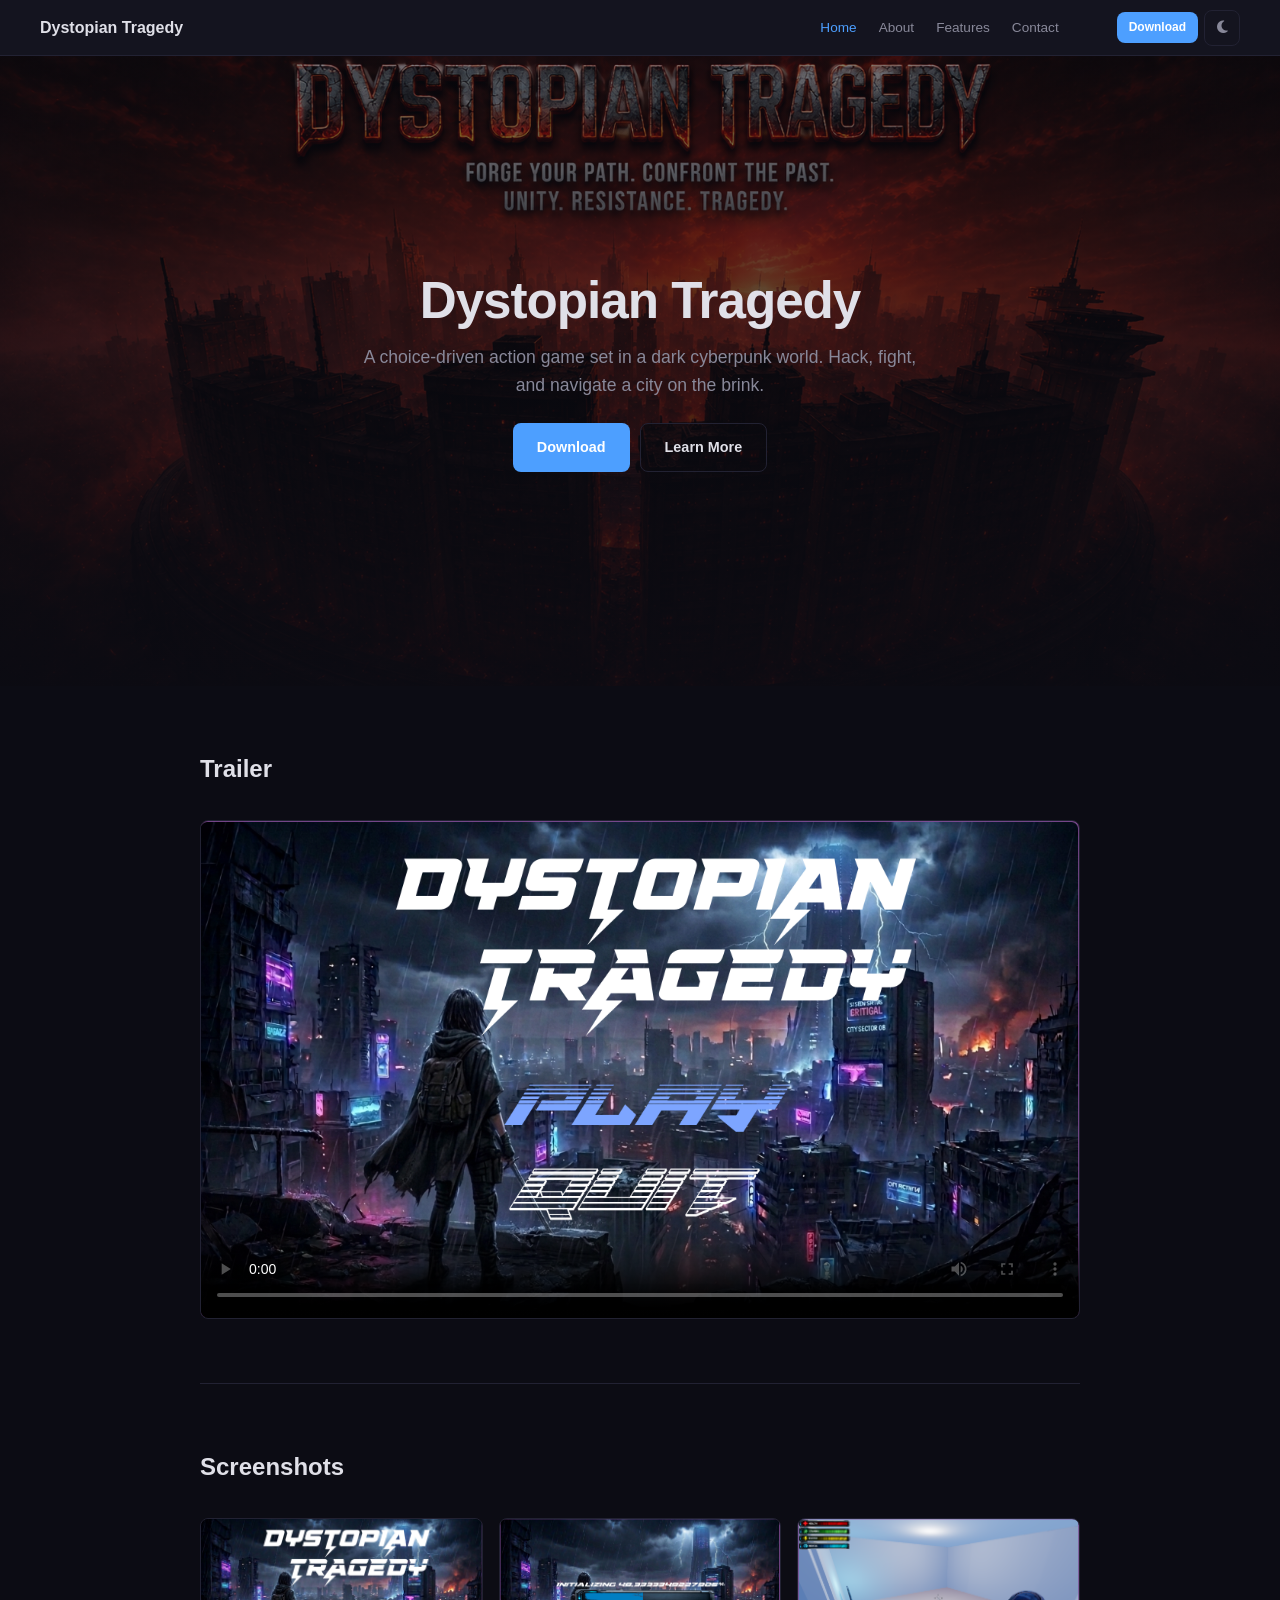
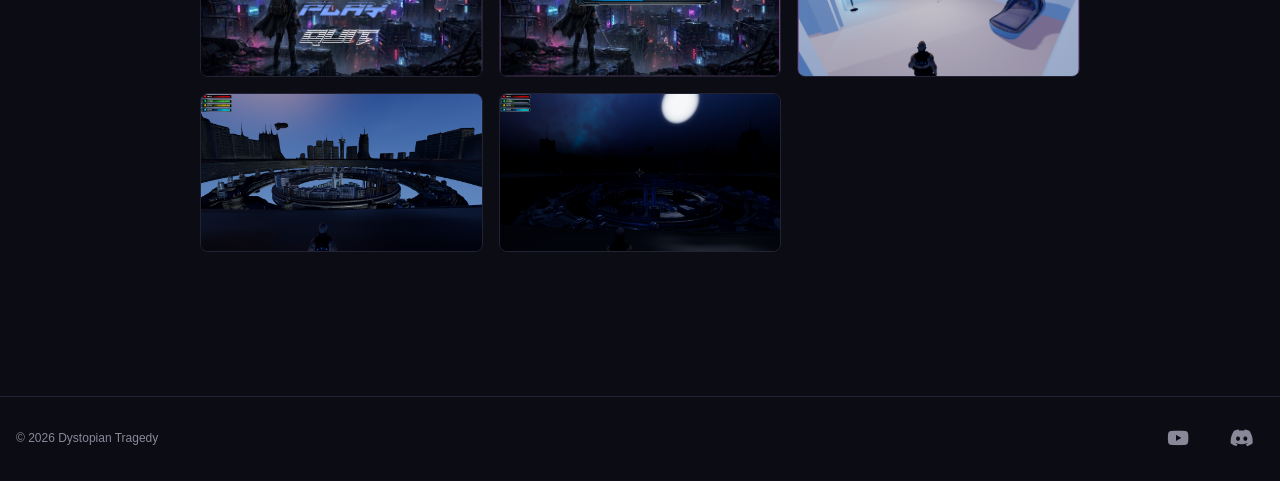
<file: index.html>
<!DOCTYPE html>
<html lang="en">
<head>
<meta charset="UTF-8">
<meta name="viewport" content="width=device-width, initial-scale=1.0">
<title>Dystopian Tragedy - Home</title>
<link rel="stylesheet" href="style.css">
<link rel="icon" type="image/png" href="logo 1.png">
<link rel="stylesheet" href="https://cdnjs.cloudflare.com/ajax/libs/font-awesome/6.5.1/css/all.min.css">
<script src="main.js" defer></script>
</head>
<body>

<header>
    <a href="index.html" class="logo">Dystopian Tragedy</a>
    <nav>
        <a href="index.html" class="active-nav">Home</a>
        <a href="about.html">About</a>
        <a href="features.html">Features</a>
        <a href="contact.html">Contact</a>
    </nav>
    <div class="header-actions">
        <a href="downloads.html" class="nav-cta">Download</a>
        <button id="themeToggle" class="theme-toggle" aria-label="Toggle theme"><i class="fa-solid fa-moon"></i></button>
    </div>
</header>

<div class="hero">
    <div class="hero-content">
        <h1>Dystopian Tragedy</h1>
        <p>A choice-driven action game set in a dark cyberpunk world. Hack, fight, and navigate a city on the brink.</p>
        <div class="hero-actions">
            <a href="downloads.html" class="btn btn-primary">Download</a>
            <a href="features.html" class="btn btn-outline">Learn More</a>
        </div>
    </div>
</div>

<main>
<section>
    <h2>Trailer</h2>
    <div class="video-container">
        <video controls preload="metadata" poster="Gallery/screenshot1.png">
            <source src="trailer.mp4" type="video/mp4">
            Your browser does not support the HTML5 video tag.
        </video>
    </div>
</section>

<section>
    <h2>Screenshots</h2>
    <div class="screenshots">
        <img src="Gallery/screenshot1.png" alt="Screenshot 1">
        <img src="Gallery/screenshot2.png" alt="Screenshot 2">
        <img src="Gallery/screenshot3.png" alt="Screenshot 3">
        <img src="Gallery/screenshot4.png" alt="Screenshot 4">
        <img src="Gallery/screenshot5.png" alt="Screenshot 5">
    </div>
</section>
</main>

<footer>
    <div class="footer-inner">
        <p>&copy; 2026 Dystopian Tragedy</p>
        <div class="socials">
            <a href="https://www.youtube.com/@DystopianTragedy" target="_blank" rel="noreferrer noopener" aria-label="YouTube"><i class="fa-brands fa-youtube"></i></a>
            <a href="https://discord.gg/QwyYQe82" target="_blank" rel="noreferrer noopener" aria-label="Discord"><i class="fa-brands fa-discord"></i></a>
        </div>
    </div>
</footer>

<div id="imageModal" class="modal">
    <span class="close">&times;</span>
    <button class="nav-btn prev-btn" id="prevBtn"><i class="fa-solid fa-chevron-left"></i></button>
    <button class="nav-btn next-btn" id="nextBtn"><i class="fa-solid fa-chevron-right"></i></button>
    <img class="modal-content" id="modalImage" alt="Screenshot preview">
    <div class="image-counter" id="imageCounter"></div>
</div>

</body>
</html>
</file>
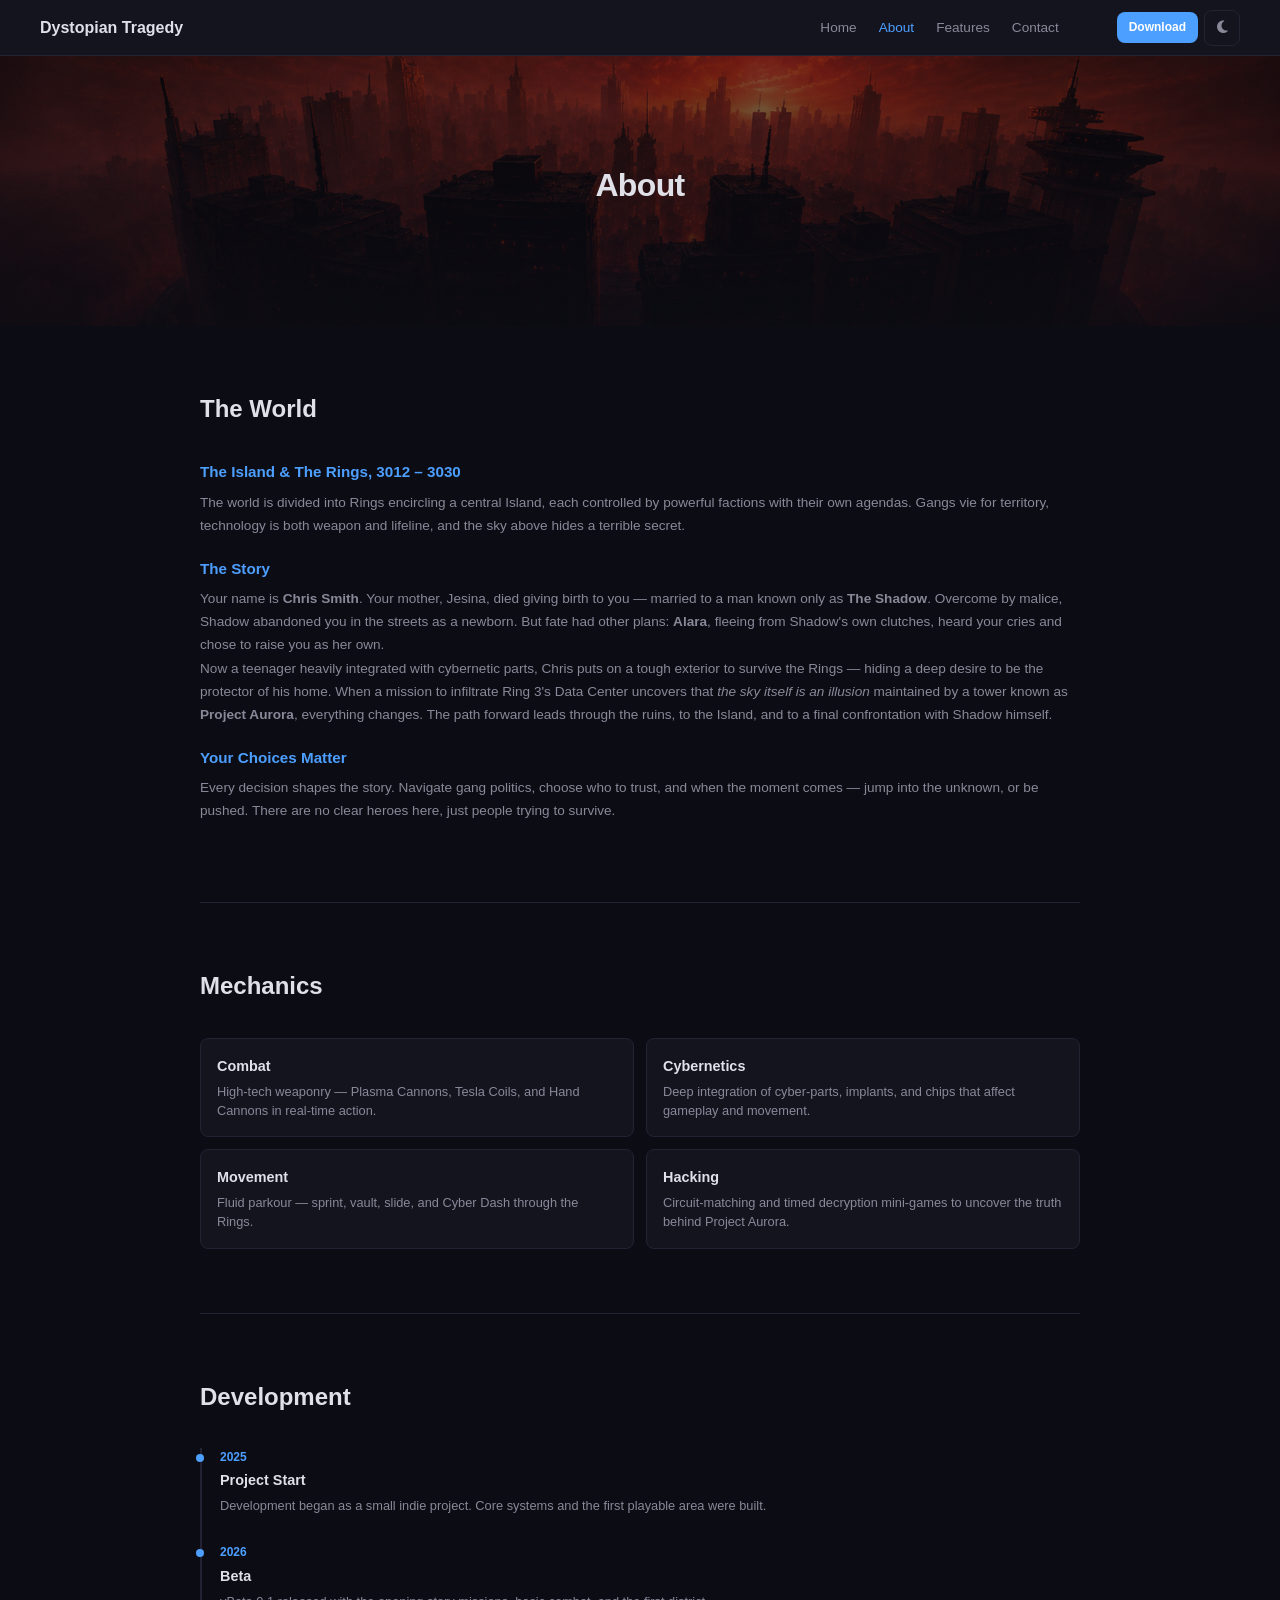
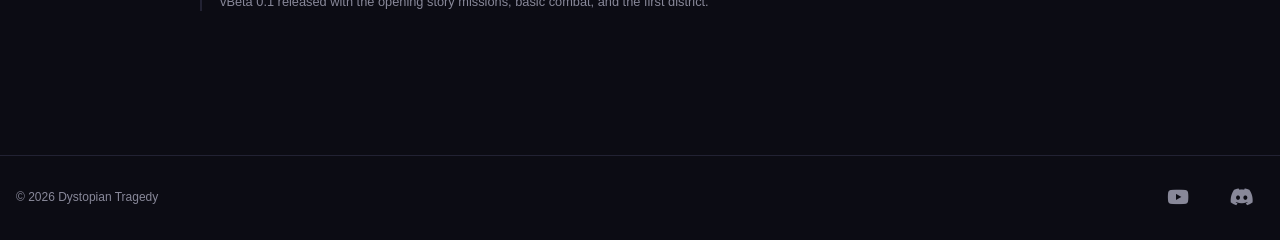
<file: about.html>
<!DOCTYPE html>
<html lang="en">
<head>
<meta charset="UTF-8">
<meta name="viewport" content="width=device-width, initial-scale=1.0">
<title>About - Dystopian Tragedy</title>
<link rel="stylesheet" href="style.css">
<link rel="icon" type="image/png" href="logo 1.png">
<link rel="stylesheet" href="https://cdnjs.cloudflare.com/ajax/libs/font-awesome/6.5.1/css/all.min.css">
<script src="main.js" defer></script>
</head>
<body>

<header>
    <a href="index.html" class="logo">Dystopian Tragedy</a>
    <nav>
        <a href="index.html">Home</a>
        <a href="about.html" class="active-nav">About</a>
        <a href="features.html">Features</a>
        <a href="contact.html">Contact</a>
    </nav>
    <div class="header-actions">
        <a href="downloads.html" class="nav-cta">Download</a>
        <button id="themeToggle" class="theme-toggle" aria-label="Toggle theme"><i class="fa-solid fa-moon"></i></button>
    </div>
</header>

<div class="hero hero-sm">
    <div class="hero-content">
        <h1>About</h1>
    </div>
</div>

<main>
<section>
    <h2>The World</h2>
    <div class="story-section">
        <h4>The Island &amp; The Rings, 3012 – 3030</h4>
        <p>The world is divided into Rings encircling a central Island, each controlled by powerful factions with their own agendas. Gangs vie for territory, technology is both weapon and lifeline, and the sky above hides a terrible secret.</p>

        <h4>The Story</h4>
        <p>Your name is <strong>Chris Smith</strong>. Your mother, Jesina, died giving birth to you — married to a man known only as <strong>The Shadow</strong>. Overcome by malice, Shadow abandoned you in the streets as a newborn. But fate had other plans: <strong>Alara</strong>, fleeing from Shadow's own clutches, heard your cries and chose to raise you as her own.</p>
        <p>Now a teenager heavily integrated with cybernetic parts, Chris puts on a tough exterior to survive the Rings — hiding a deep desire to be the protector of his home. When a mission to infiltrate Ring 3's Data Center uncovers that <em>the sky itself is an illusion</em> maintained by a tower known as <strong>Project Aurora</strong>, everything changes. The path forward leads through the ruins, to the Island, and to a final confrontation with Shadow himself.</p>

        <h4>Your Choices Matter</h4>
        <p>Every decision shapes the story. Navigate gang politics, choose who to trust, and when the moment comes — jump into the unknown, or be pushed. There are no clear heroes here, just people trying to survive.</p>
    </div>
</section>

<section>
    <h2>Mechanics</h2>
    <div class="mechanic-grid">
        <div class="mechanic-item">
            <h4>Combat</h4>
            <p>High-tech weaponry — Plasma Cannons, Tesla Coils, and Hand Cannons in real-time action.</p>
        </div>
        <div class="mechanic-item">
            <h4>Cybernetics</h4>
            <p>Deep integration of cyber-parts, implants, and chips that affect gameplay and movement.</p>
        </div>
        <div class="mechanic-item">
            <h4>Movement</h4>
            <p>Fluid parkour — sprint, vault, slide, and Cyber Dash through the Rings.</p>
        </div>
        <div class="mechanic-item">
            <h4>Hacking</h4>
            <p>Circuit-matching and timed decryption mini-games to uncover the truth behind Project Aurora.</p>
        </div>
    </div>
</section>

<section>
    <h2>Development</h2>
    <div class="timeline">
        <div class="timeline-item">
            <div class="timeline-date">2025</div>
            <div class="timeline-content">
                <h4>Project Start</h4>
                <p>Development began as a small indie project. Core systems and the first playable area were built.</p>
            </div>
        </div>
        <div class="timeline-item">
            <div class="timeline-date">2026</div>
            <div class="timeline-content">
                <h4>Beta</h4>
                <p>vBeta 0.1 released with the opening story missions, basic combat, and the first district.</p>
            </div>
        </div>
    </div>
</section>
</main>

<footer>
    <div class="footer-inner">
        <p>&copy; 2026 Dystopian Tragedy</p>
        <div class="socials">
            <a href="https://www.youtube.com/@DystopianTragedy" target="_blank" rel="noreferrer noopener" aria-label="YouTube"><i class="fa-brands fa-youtube"></i></a>
            <a href="https://discord.gg/QwyYQe82" target="_blank" rel="noreferrer noopener" aria-label="Discord"><i class="fa-brands fa-discord"></i></a>
        </div>
    </div>
</footer>

</body>
</html>
</file>
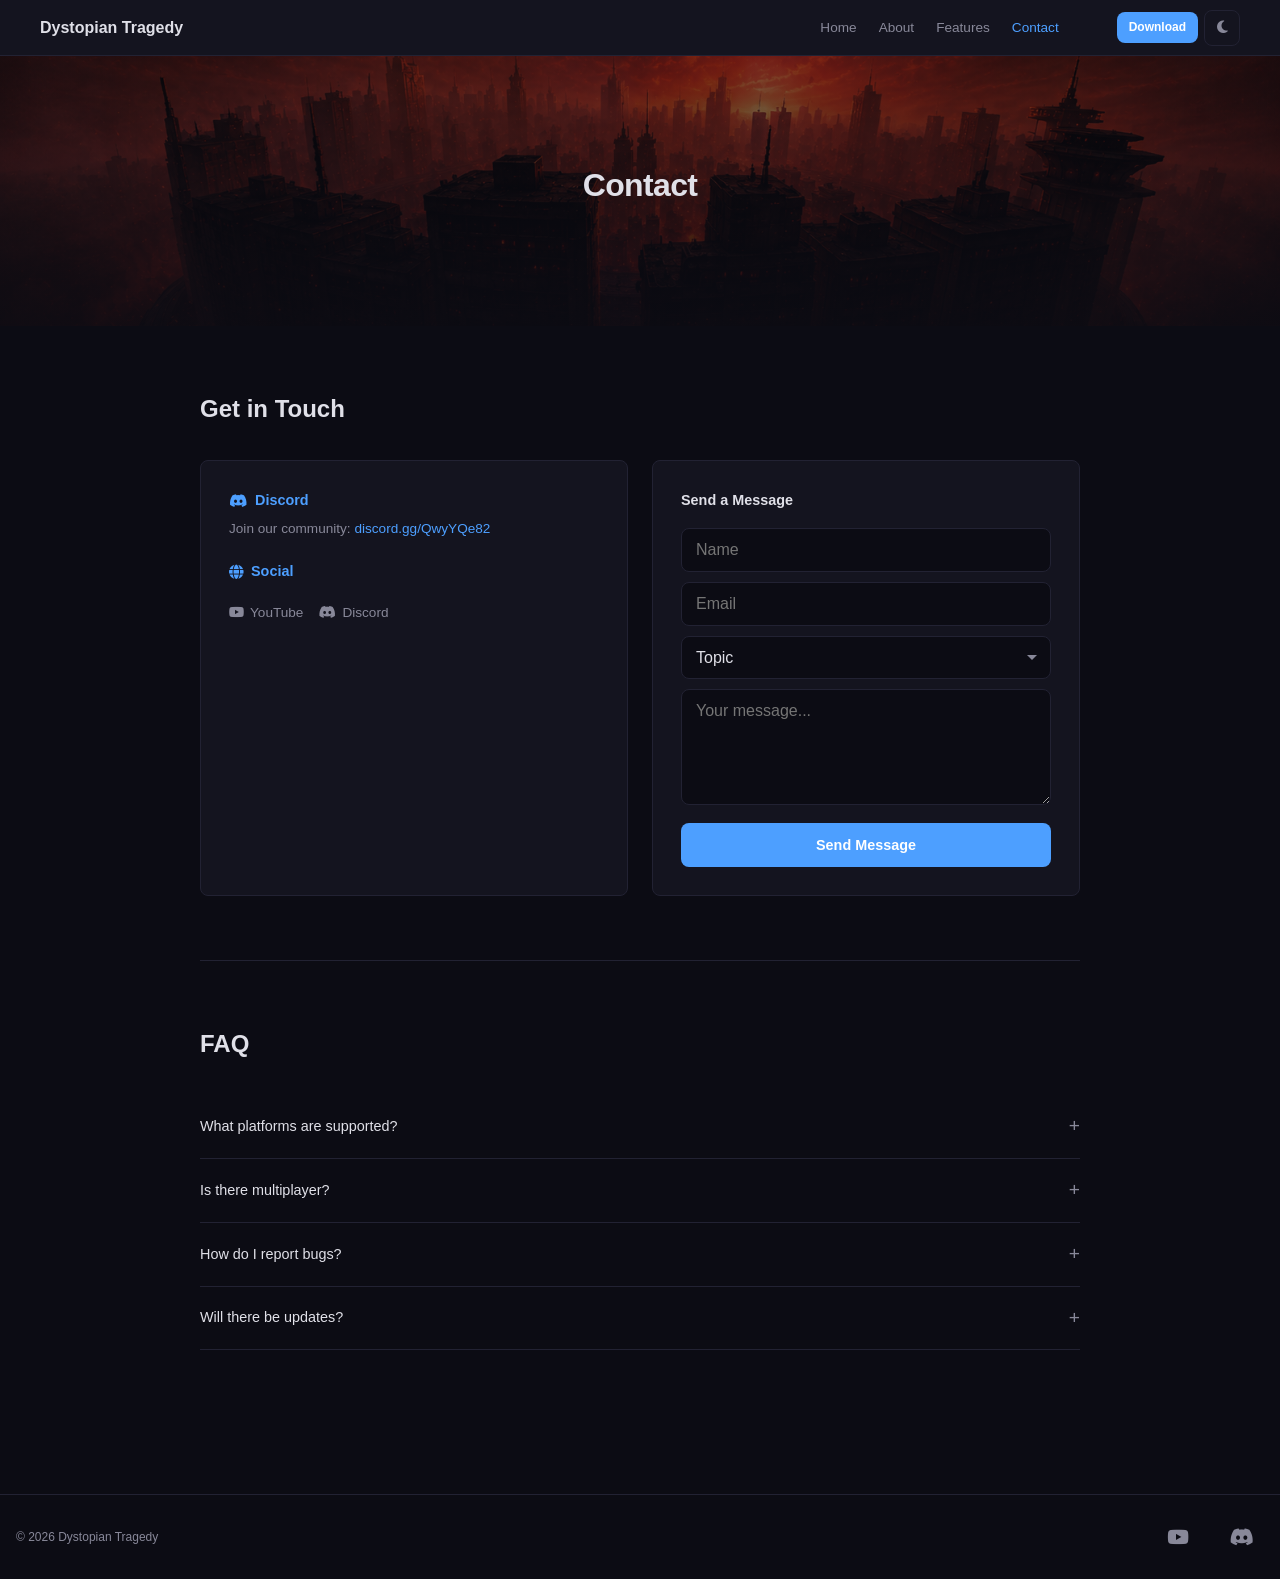
<file: contact.html>
<!DOCTYPE html>
<html lang="en">
<head>
<meta charset="UTF-8">
<meta name="viewport" content="width=device-width, initial-scale=1.0">
<title>Contact - Dystopian Tragedy</title>
<link rel="stylesheet" href="style.css">
<link rel="icon" type="image/png" href="logo 1.png">
<link rel="stylesheet" href="https://cdnjs.cloudflare.com/ajax/libs/font-awesome/6.5.1/css/all.min.css">
<script src="main.js" defer></script>
</head>
<body>

<header>
    <a href="index.html" class="logo">Dystopian Tragedy</a>
    <nav>
        <a href="index.html">Home</a>
        <a href="about.html">About</a>
        <a href="features.html">Features</a>
        <a href="contact.html" class="active-nav">Contact</a>
    </nav>
    <div class="header-actions">
        <a href="downloads.html" class="nav-cta">Download</a>
        <button id="themeToggle" class="theme-toggle" aria-label="Toggle theme"><i class="fa-solid fa-moon"></i></button>
    </div>
</header>

<div class="hero hero-sm">
    <div class="hero-content">
        <h1>Contact</h1>
    </div>
</div>

<main>
<section>
    <h2>Get in Touch</h2>
    <div class="contact-container">
        <div class="contact-info">
            <div class="contact-item">
                <h4><i class="fa-brands fa-discord"></i> Discord</h4>
                <p>Join our community: <a href="https://discord.gg/QwyYQe82" target="_blank" rel="noreferrer noopener">discord.gg/QwyYQe82</a></p>
            </div>
            <div class="contact-item">
                <h4><i class="fa-solid fa-globe"></i> Social</h4>
                <div class="social-links">
                    <a href="https://www.youtube.com/@DystopianTragedy" target="_blank" rel="noreferrer noopener"><i class="fa-brands fa-youtube"></i> YouTube</a>
                    <a href="https://discord.gg/QwyYQe82" target="_blank" rel="noreferrer noopener"><i class="fa-brands fa-discord"></i> Discord</a>
                </div>
            </div>
        </div>

        <div class="contact-form-wrapper">
            <h4>Send a Message</h4>
            <form id="contactForm">
                <div class="form-group">
                    <input type="text" name="from_name" id="from_name" placeholder="Name" required>
                </div>
                <div class="form-group">
                    <input type="email" name="from_email" id="from_email" placeholder="Email" required>
                </div>
                <div class="form-group">
                    <select name="subject" id="subject">
                        <option value="General Inquiry">Topic</option>
                        <option value="Bug Report">Bug Report</option>
                        <option value="Feature Request">Feature Request</option>
                        <option value="Technical Support">Technical Support</option>
                        <option value="Feedback">Feedback</option>
                    </select>
                </div>
                <div class="form-group">
                    <textarea name="message" id="message" rows="5" placeholder="Your message..." required maxlength="500"></textarea>
                </div>
                <button type="submit" class="btn btn-primary btn-block">Send Message</button>
                <div id="formStatus" class="form-status" style="display:none;"></div>
            </form>
        </div>
    </div>
</section>

<section>
    <h2>FAQ</h2>
    <div class="faq-section">
        <div class="faq-item">
            <h4 class="faq-question">What platforms are supported?</h4>
            <div class="faq-answer"><p>Currently Windows and Linux. Mac and console are planned.</p></div>
        </div>
        <div class="faq-item">
            <h4 class="faq-question">Is there multiplayer?</h4>
            <div class="faq-answer"><p>vBeta 0.1 includes co-op for up to 4 players.</p></div>
        </div>
        <div class="faq-item">
            <h4 class="faq-question">How do I report bugs?</h4>
            <div class="faq-answer"><p>Use the contact form or join our Discord. Include your system specs and steps to reproduce.</p></div>
        </div>
        <div class="faq-item">
            <h4 class="faq-question">Will there be updates?</h4>
            <div class="faq-answer"><p>Yes. Follow us on YouTube or Discord for updates.</p></div>
        </div>
    </div>
</section>
</main>

<footer>
    <div class="footer-inner">
        <p>&copy; 2026 Dystopian Tragedy</p>
        <div class="socials">
            <a href="https://www.youtube.com/@DystopianTragedy" target="_blank" rel="noreferrer noopener" aria-label="YouTube"><i class="fa-brands fa-youtube"></i></a>
            <a href="https://discord.gg/QwyYQe82" target="_blank" rel="noreferrer noopener" aria-label="Discord"><i class="fa-brands fa-discord"></i></a>
        </div>
    </div>
</footer>

<script>
document.addEventListener('DOMContentLoaded', function() {
    var contactForm = document.getElementById('contactForm');
    var formStatus = document.getElementById('formStatus');

    function showStatus(msg, type) {
        formStatus.textContent = msg;
        formStatus.className = 'form-status ' + type;
        formStatus.style.display = 'block';
    }

    if (contactForm) {
        contactForm.addEventListener('submit', function(e) {
            e.preventDefault();
            var name = document.getElementById('from_name').value.trim();
            var email = document.getElementById('from_email').value.trim();
            var subject = document.getElementById('subject').value || 'General Inquiry';
            var message = document.getElementById('message').value.trim();

            if (!name || !email || !message) {
                showStatus('Please fill in all fields.', 'error');
                return;
            }
            if (!/^[^\s@]+@[^\s@]+\.[^\s@]+$/.test(email)) {
                showStatus('Enter a valid email.', 'error');
                return;
            }

            window.location.href = 'mailto:support@dystopiantragedy.com'
                + '?subject=' + encodeURIComponent('[DT] ' + subject + ' - ' + name)
                + '&body=' + encodeURIComponent('Name: ' + name + '\nEmail: ' + email + '\nSubject: ' + subject + '\n\n' + message);

            showStatus('Opening email client...', 'success');
            setTimeout(function() { formStatus.style.display = 'none'; }, 5000);
        });
    }

    document.querySelectorAll('.faq-item').forEach(function(item) {
        item.querySelector('.faq-question').addEventListener('click', function() {
            document.querySelectorAll('.faq-item').forEach(function(other) {
                if (other !== item) other.classList.remove('active');
            });
            item.classList.toggle('active');
        });
    });
});
</script>

</body>
</html>
</file>
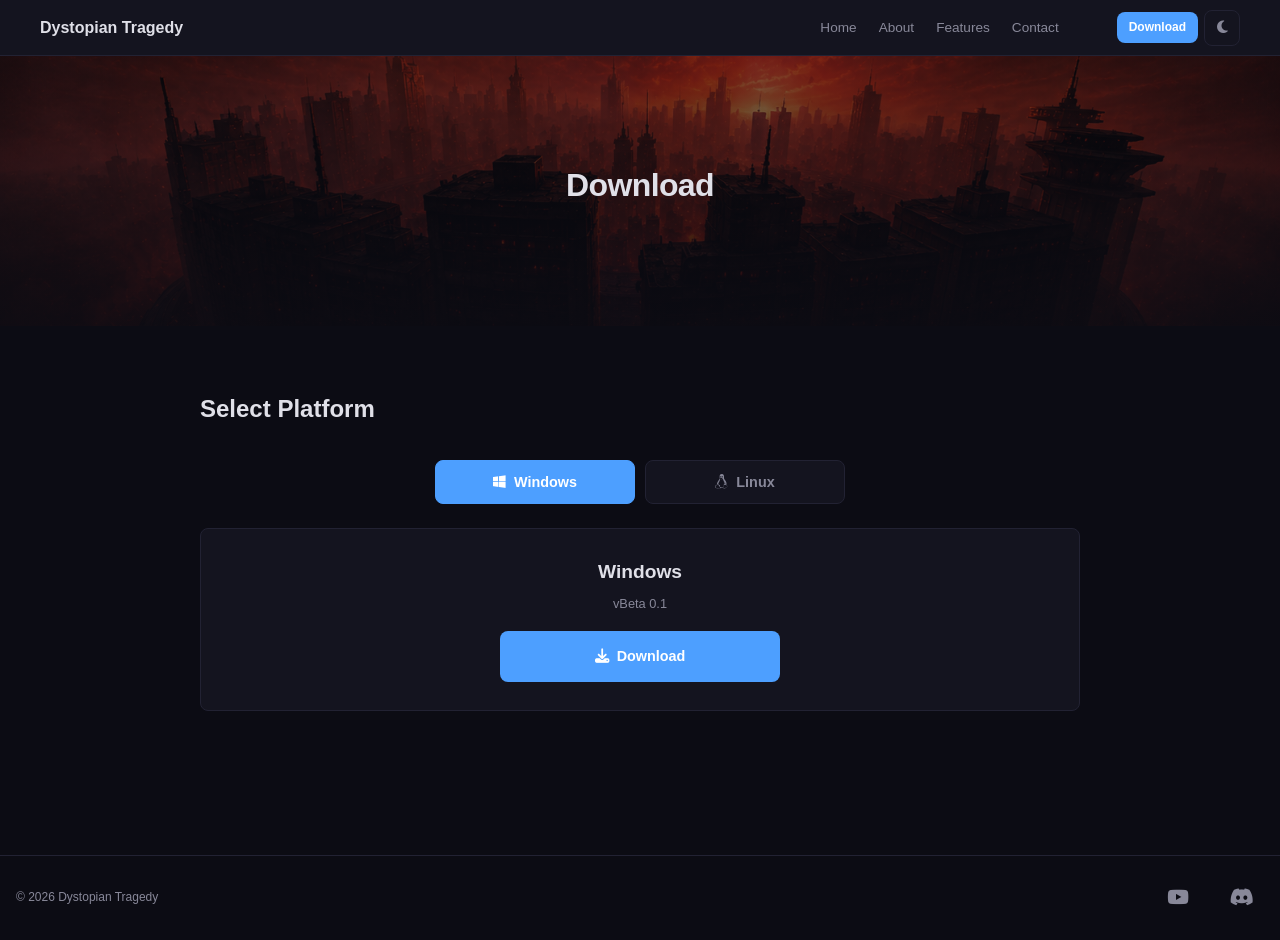
<file: downloads.html>
<!DOCTYPE html>
<html lang="en">
<head>
<meta charset="UTF-8">
<meta name="viewport" content="width=device-width, initial-scale=1.0">
<title>Downloads - Dystopian Tragedy</title>
<link rel="stylesheet" href="style.css">
<link rel="icon" type="image/png" href="logo 1.png">
<link rel="stylesheet" href="https://cdnjs.cloudflare.com/ajax/libs/font-awesome/6.5.1/css/all.min.css">
<script src="main.js" defer></script>
</head>
<body>

<header>
    <a href="index.html" class="logo">Dystopian Tragedy</a>
    <nav>
        <a href="index.html">Home</a>
        <a href="about.html">About</a>
        <a href="features.html">Features</a>
        <a href="contact.html">Contact</a>
    </nav>
    <div class="header-actions">
        <a href="downloads.html" class="nav-cta">Download</a>
        <button id="themeToggle" class="theme-toggle" aria-label="Toggle theme"><i class="fa-solid fa-moon"></i></button>
    </div>
</header>

<div class="hero hero-sm">
    <div class="hero-content">
        <h1>Download</h1>
    </div>
</div>

<main>
<section>
    <h2>Select Platform</h2>
    <div class="platform-selector">
        <button id="windows-btn" class="platform-btn active" onclick="selectPlatform('windows')"><i class="fa-brands fa-windows"></i> Windows</button>
        <button id="linux-btn" class="platform-btn" onclick="selectPlatform('linux')"><i class="fa-brands fa-linux"></i> Linux</button>
    </div>

    <div class="download-content">
        <div id="windows-download" class="platform-download active">
            <h4>Windows</h4>
            <p class="version-info">vBeta 0.1</p>
            <a class="download-btn" href="https://www.mediafire.com/file/k9d2wym1n3ft4fa/windows.zip/file" target="_blank" rel="noreferrer noopener">
                <i class="fa-solid fa-download"></i> Download
            </a>
        </div>
        <div id="linux-download" class="platform-download">
            <h4>Linux</h4>
            <p class="version-info">vBeta 0.1</p>
            <a class="download-btn" href="https://www.mediafire.com/file/940tvfnw1hmarn3/Linux.zip/file" target="_blank" rel="noreferrer noopener">
                <i class="fa-solid fa-download"></i> Download
            </a>
        </div>
    </div>
</section>
</main>

<footer>
    <div class="footer-inner">
        <p>&copy; 2026 Dystopian Tragedy</p>
        <div class="socials">
            <a href="https://www.youtube.com/@DystopianTragedy" target="_blank" rel="noreferrer noopener" aria-label="YouTube"><i class="fa-brands fa-youtube"></i></a>
            <a href="https://discord.gg/QwyYQe82" target="_blank" rel="noreferrer noopener" aria-label="Discord"><i class="fa-brands fa-discord"></i></a>
        </div>
    </div>
</footer>

<script>
function selectPlatform(platform) {
    var btns = document.querySelectorAll('.platform-btn');
    var downloads = document.querySelectorAll('.platform-download');
    btns.forEach(function(b) { b.classList.remove('active'); });
    downloads.forEach(function(d) { d.classList.remove('active'); });
    document.getElementById(platform + '-btn').classList.add('active');
    document.getElementById(platform + '-download').classList.add('active');
}
</script>

</body>
</html>
</file>
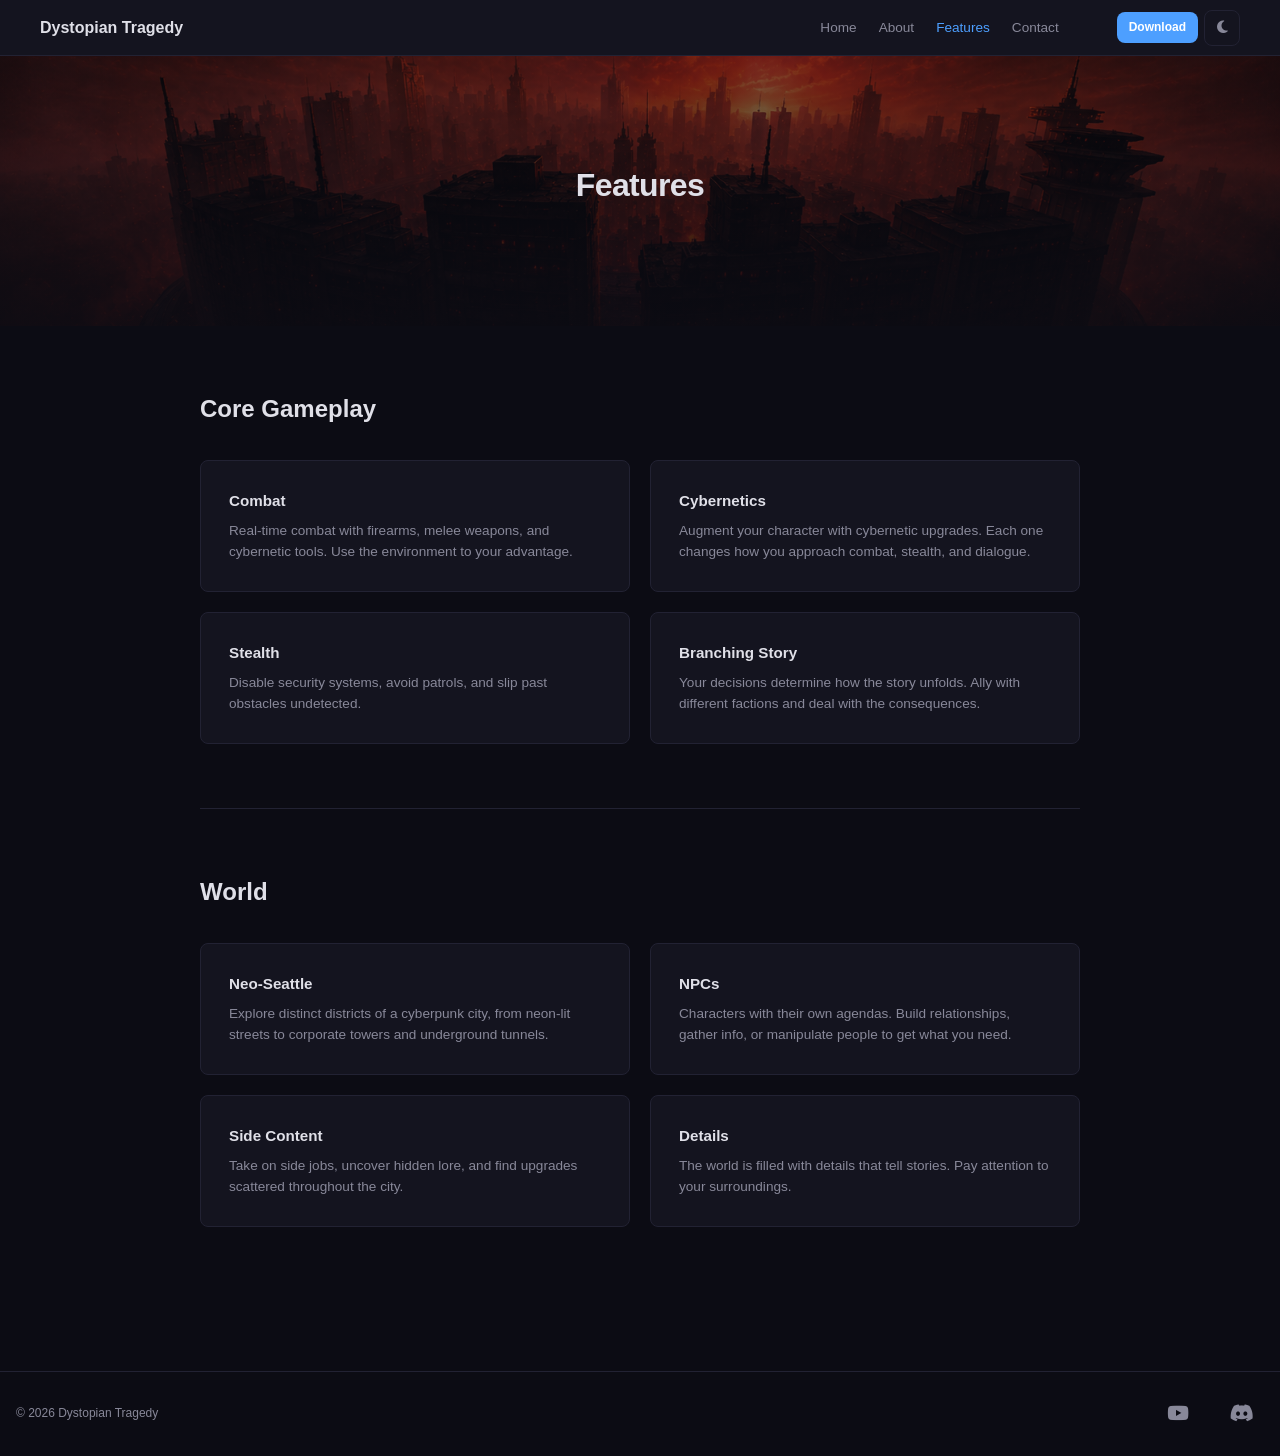
<file: features.html>
<!DOCTYPE html>
<html lang="en">
<head>
<meta charset="UTF-8">
<meta name="viewport" content="width=device-width, initial-scale=1.0">
<title>Features - Dystopian Tragedy</title>
<link rel="stylesheet" href="style.css">
<link rel="icon" type="image/png" href="logo 1.png">
<link rel="stylesheet" href="https://cdnjs.cloudflare.com/ajax/libs/font-awesome/6.5.1/css/all.min.css">
<script src="main.js" defer></script>
</head>
<body>

<header>
    <a href="index.html" class="logo">Dystopian Tragedy</a>
    <nav>
        <a href="index.html">Home</a>
        <a href="about.html">About</a>
        <a href="features.html" class="active-nav">Features</a>
        <a href="contact.html">Contact</a>
    </nav>
    <div class="header-actions">
        <a href="downloads.html" class="nav-cta">Download</a>
        <button id="themeToggle" class="theme-toggle" aria-label="Toggle theme"><i class="fa-solid fa-moon"></i></button>
    </div>
</header>

<div class="hero hero-sm">
    <div class="hero-content">
        <h1>Features</h1>
    </div>
</div>

<main>
<section>
    <h2>Core Gameplay</h2>
    <div class="feature-list">
        <div class="feature">
            <h4>Combat</h4>
            <p>Real-time combat with firearms, melee weapons, and cybernetic tools. Use the environment to your advantage.</p>
        </div>
        <div class="feature">
            <h4>Cybernetics</h4>
            <p>Augment your character with cybernetic upgrades. Each one changes how you approach combat, stealth, and dialogue.</p>
        </div>
        <div class="feature">
            <h4>Stealth</h4>
            <p>Disable security systems, avoid patrols, and slip past obstacles undetected.</p>
        </div>
        <div class="feature">
            <h4>Branching Story</h4>
            <p>Your decisions determine how the story unfolds. Ally with different factions and deal with the consequences.</p>
        </div>
    </div>
</section>

<section>
    <h2>World</h2>
    <div class="feature-list">
        <div class="feature">
            <h4>Neo-Seattle</h4>
            <p>Explore distinct districts of a cyberpunk city, from neon-lit streets to corporate towers and underground tunnels.</p>
        </div>
        <div class="feature">
            <h4>NPCs</h4>
            <p>Characters with their own agendas. Build relationships, gather info, or manipulate people to get what you need.</p>
        </div>
        <div class="feature">
            <h4>Side Content</h4>
            <p>Take on side jobs, uncover hidden lore, and find upgrades scattered throughout the city.</p>
        </div>
        <div class="feature">
            <h4>Details</h4>
            <p>The world is filled with details that tell stories. Pay attention to your surroundings.</p>
        </div>
    </div>
</section>
</main>

<footer>
    <div class="footer-inner">
        <p>&copy; 2026 Dystopian Tragedy</p>
        <div class="socials">
            <a href="https://www.youtube.com/@DystopianTragedy" target="_blank" rel="noreferrer noopener" aria-label="YouTube"><i class="fa-brands fa-youtube"></i></a>
            <a href="https://discord.gg/QwyYQe82" target="_blank" rel="noreferrer noopener" aria-label="Discord"><i class="fa-brands fa-discord"></i></a>
        </div>
    </div>
</footer>

</body>
</html>
</file>
<file: style.css>
/* ===== VARIABLES ===== */
:root {
    --bg: #0c0c14;
    --surface: #14141f;
    --surface-hover: #1a1a2a;
    --border: #222233;
    --text: #e0e0e8;
    --text-muted: #888899;
    --accent: #4d9fff;
    --accent-hover: #6db3ff;
    --radius: 8px;
    --header-h: 52px;
}

[data-theme="light"] {
    --bg: #f2f4f8;
    --surface: #fff;
    --surface-hover: #f0f2f5;
    --border: #ddd;
    --text: #1a1a2e;
    --text-muted: #666;
    --accent: #0066cc;
    --accent-hover: #0052a3;
}

/* ===== RESET ===== */
*, *::before, *::after { margin: 0; padding: 0; box-sizing: border-box; }
html { scroll-behavior: smooth; -webkit-text-size-adjust: 100%; }
body {
    font-family: -apple-system, BlinkMacSystemFont, 'Segoe UI', Roboto, sans-serif;
    background: var(--bg);
    color: var(--text);
    line-height: 1.6;
    min-height: 100vh;
    padding-top: var(--header-h);
    -webkit-font-smoothing: antialiased;
}
a { color: var(--accent); text-decoration: none; }
a:hover { color: var(--accent-hover); }
img { max-width: 100%; display: block; }

/* ===== HEADER ===== */
header {
    position: fixed;
    top: 0;
    left: 0;
    right: 0;
    height: var(--header-h);
    display: flex;
    align-items: center;
    padding: 0 16px;
    background: var(--surface);
    border-bottom: 1px solid var(--border);
    z-index: 100;
}

.logo {
    font-weight: 700;
    font-size: 0.95rem;
    color: var(--text);
    white-space: nowrap;
    text-decoration: none;
    flex-shrink: 0;
}
.logo:hover { color: var(--accent); }

nav {
    display: none;
    align-items: center;
    gap: 2px;
    margin-left: auto;
}

nav a {
    color: var(--text-muted);
    font-size: 0.85rem;
    font-weight: 500;
    padding: 8px 10px;
    border-radius: var(--radius);
    transition: color 0.15s, background 0.15s;
    white-space: nowrap;
}

nav a:hover { color: var(--text); background: var(--surface-hover); }
nav a.active-nav { color: var(--accent); }

.header-actions {
    display: flex;
    align-items: center;
    gap: 6px;
    margin-left: auto;
}

.nav-cta {
    font-size: 0.75rem;
    font-weight: 600;
    padding: 6px 12px;
    border-radius: var(--radius);
    background: var(--accent);
    color: #fff;
    transition: background 0.15s;
    white-space: nowrap;
}
.nav-cta:hover { background: var(--accent-hover); color: #fff; }

.theme-toggle {
    width: 36px;
    height: 36px;
    display: flex;
    align-items: center;
    justify-content: center;
    border: 1px solid var(--border);
    border-radius: var(--radius);
    background: var(--surface);
    color: var(--text-muted);
    cursor: pointer;
    font-size: 0.9rem;
    flex-shrink: 0;
    transition: color 0.15s, border-color 0.15s;
    -webkit-tap-highlight-color: transparent;
}
.theme-toggle:hover { color: var(--accent); border-color: var(--accent); }

.mobile-menu-toggle {
    display: flex;
    width: 40px;
    height: 40px;
    align-items: center;
    justify-content: center;
    border: 1px solid var(--border);
    border-radius: var(--radius);
    background: var(--surface);
    color: var(--text);
    cursor: pointer;
    font-size: 1.1rem;
    flex-shrink: 0;
    -webkit-tap-highlight-color: transparent;
}

/* Mobile nav overlay */
.nav-overlay {
    display: none;
    position: fixed;
    inset: 0;
    top: var(--header-h);
    background: rgba(0,0,0,0.4);
    z-index: 98;
}
.nav-overlay.active { display: block; }

/* ===== HERO ===== */
.hero {
    min-height: 65vh;
    display: flex;
    align-items: center;
    justify-content: center;
    background: url('background.png') center/cover no-repeat;
    position: relative;
    padding: 60px 20px;
}

.hero::before {
    content: '';
    position: absolute;
    inset: 0;
    background: linear-gradient(180deg, rgba(12,12,20,0.5), rgba(12,12,20,0.9));
}

.hero-content {
    position: relative;
    text-align: center;
    max-width: 560px;
    width: 100%;
}

.hero h1 {
    font-size: 2.2rem;
    font-weight: 800;
    letter-spacing: -0.02em;
    margin-bottom: 12px;
    line-height: 1.2;
}

.hero p {
    font-size: 1rem;
    color: var(--text-muted);
    margin-bottom: 24px;
    line-height: 1.6;
}

.hero-actions {
    display: flex;
    gap: 10px;
    justify-content: center;
    flex-wrap: wrap;
}

.hero-sm { min-height: 28vh; padding: 48px 20px; }
.hero-sm .hero-content h1 { font-size: 1.6rem; }

/* ===== BUTTONS ===== */
.btn {
    display: inline-flex;
    align-items: center;
    justify-content: center;
    gap: 8px;
    padding: 12px 24px;
    font-size: 0.9rem;
    font-weight: 600;
    border-radius: var(--radius);
    border: none;
    cursor: pointer;
    text-decoration: none;
    transition: background 0.15s;
    min-height: 44px;
    -webkit-tap-highlight-color: transparent;
}

.btn-primary { background: var(--accent); color: #fff; }
.btn-primary:hover { background: var(--accent-hover); color: #fff; }

.btn-outline {
    background: transparent;
    border: 1px solid var(--border);
    color: var(--text);
}
.btn-outline:hover { border-color: var(--accent); color: var(--accent); }

.btn-block { width: 100%; }

/* ===== SECTIONS ===== */
main {
    padding: 0 16px 64px;
    max-width: 900px;
    margin: 0 auto;
}

section {
    padding: 48px 0;
    border-bottom: 1px solid var(--border);
}
section:last-child { border-bottom: none; }

section h2 {
    font-size: 1.3rem;
    font-weight: 700;
    margin-bottom: 24px;
}

/* ===== VIDEO ===== */
.video-container {
    border-radius: var(--radius);
    overflow: hidden;
    border: 1px solid var(--border);
    background: #000;
}

.video-container video {
    width: 100%;
    display: block;
}

/* ===== SCREENSHOTS ===== */
.screenshots {
    display: grid;
    grid-template-columns: repeat(2, 1fr);
    gap: 8px;
}

.screenshots img {
    width: 100%;
    aspect-ratio: 16/9;
    object-fit: cover;
    border-radius: var(--radius);
    border: 1px solid var(--border);
    cursor: pointer;
    transition: transform 0.2s, border-color 0.2s;
    -webkit-tap-highlight-color: transparent;
}
.screenshots img:hover { border-color: var(--accent); }
.screenshots img:active { transform: scale(0.98); }

/* ===== MODAL ===== */
.modal {
    display: none;
    position: fixed;
    inset: 0;
    z-index: 1000;
    background: rgba(0,0,0,0.95);
    align-items: center;
    justify-content: center;
    padding: 16px;
}
.modal-content {
    max-width: 100%;
    max-height: 80vh;
    border-radius: var(--radius);
    object-fit: contain;
}
.close {
    position: absolute;
    top: 12px;
    right: 16px;
    color: #fff;
    font-size: 28px;
    cursor: pointer;
    z-index: 1002;
    width: 44px;
    height: 44px;
    display: flex;
    align-items: center;
    justify-content: center;
    -webkit-tap-highlight-color: transparent;
}
.close:hover { color: var(--accent); }
.nav-btn {
    position: absolute;
    top: 50%;
    transform: translateY(-50%);
    background: rgba(255,255,255,0.1);
    border: 1px solid rgba(255,255,255,0.2);
    color: #fff;
    width: 44px;
    height: 44px;
    border-radius: 50%;
    display: flex;
    align-items: center;
    justify-content: center;
    cursor: pointer;
    z-index: 1001;
    font-size: 0.85rem;
    transition: background 0.15s;
    -webkit-tap-highlight-color: transparent;
}
.nav-btn:hover { background: rgba(255,255,255,0.2); }
.prev-btn { left: 12px; }
.next-btn { right: 12px; }
.image-counter {
    position: absolute;
    bottom: 16px;
    left: 50%;
    transform: translateX(-50%);
    color: #fff;
    font-size: 0.8rem;
    background: rgba(0,0,0,0.7);
    padding: 6px 14px;
    border-radius: 20px;
}

/* ===== FEATURES ===== */
.feature-list {
    display: grid;
    grid-template-columns: 1fr;
    gap: 12px;
}

.feature {
    background: var(--surface);
    border: 1px solid var(--border);
    border-radius: var(--radius);
    padding: 20px;
    transition: border-color 0.2s;
}
.feature:hover { border-color: var(--accent); }

.feature h4 {
    font-size: 0.95rem;
    font-weight: 600;
    margin-bottom: 6px;
}

.feature p {
    font-size: 0.85rem;
    color: var(--text-muted);
    line-height: 1.6;
}

/* ===== CONTACT ===== */
.contact-container {
    display: grid;
    grid-template-columns: 1fr;
    gap: 20px;
}

.contact-info,
.contact-form-wrapper {
    background: var(--surface);
    border: 1px solid var(--border);
    border-radius: var(--radius);
    padding: 20px;
}

.contact-item { margin-bottom: 20px; }
.contact-item:last-child { margin-bottom: 0; }

.contact-item h4 {
    font-size: 0.9rem;
    font-weight: 600;
    margin-bottom: 6px;
    color: var(--accent);
    display: flex;
    align-items: center;
    gap: 8px;
}

.contact-item p {
    font-size: 0.85rem;
    color: var(--text-muted);
}

.social-links {
    display: flex;
    gap: 16px;
    margin-top: 8px;
}

.social-links a {
    font-size: 0.85rem;
    color: var(--text-muted);
    display: flex;
    align-items: center;
    gap: 6px;
    transition: color 0.15s;
    min-height: 44px;
    padding: 4px 0;
}
.social-links a:hover { color: var(--accent); }

.contact-form-wrapper h4 {
    font-size: 0.9rem;
    font-weight: 600;
    margin-bottom: 16px;
}

/* ===== FORM ===== */
form { display: flex; flex-direction: column; gap: 10px; }

.form-group input,
.form-group textarea,
.form-group select {
    width: 100%;
    padding: 12px 14px;
    border: 1px solid var(--border);
    border-radius: var(--radius);
    background: var(--bg);
    color: var(--text);
    font-size: 1rem;
    font-family: inherit;
    transition: border-color 0.15s;
    -webkit-appearance: none;
    appearance: none;
}

.form-group input:focus,
.form-group textarea:focus,
.form-group select:focus {
    outline: none;
    border-color: var(--accent);
}

.form-group select {
    cursor: pointer;
    background-image: url("data:image/svg+xml,%3Csvg xmlns='http://www.w3.org/2000/svg' width='12' height='12' fill='%23888899'%3E%3Cpath d='M6 8L1 3h10z'/%3E%3C/svg%3E");
    background-repeat: no-repeat;
    background-position: right 12px center;
    padding-right: 36px;
}

.form-status {
    font-size: 0.8rem;
    padding: 10px 12px;
    border-radius: var(--radius);
    text-align: center;
}
.form-status.error { background: rgba(255,50,50,0.1); color: #ff4444; }
.form-status.success { background: rgba(50,200,50,0.1); color: #22aa44; }

/* ===== FAQ ===== */
.faq-section { max-width: 100%; }

.faq-item {
    border-bottom: 1px solid var(--border);
}

.faq-question {
    font-size: 0.9rem;
    font-weight: 500;
    padding: 16px 0;
    cursor: pointer;
    display: flex;
    justify-content: space-between;
    align-items: center;
    color: var(--text);
    min-height: 48px;
    gap: 12px;
    -webkit-tap-highlight-color: transparent;
}
.faq-question::after {
    content: '+';
    font-size: 1.2rem;
    color: var(--text-muted);
    transition: transform 0.2s;
    flex-shrink: 0;
}
.faq-item.active .faq-question::after { transform: rotate(45deg); }

.faq-answer {
    max-height: 0;
    overflow: hidden;
    transition: max-height 0.3s ease;
}
.faq-item.active .faq-answer {
    max-height: 200px;
    padding-bottom: 16px;
}
.faq-answer p { font-size: 0.85rem; color: var(--text-muted); line-height: 1.6; }

/* ===== DOWNLOAD ===== */
.platform-selector {
    display: flex;
    justify-content: center;
    gap: 10px;
    margin-bottom: 24px;
}

.platform-btn {
    padding: 12px 24px;
    font-size: 0.9rem;
    font-weight: 600;
    border: 1px solid var(--border);
    border-radius: var(--radius);
    background: var(--surface);
    color: var(--text-muted);
    cursor: pointer;
    display: flex;
    align-items: center;
    gap: 8px;
    transition: all 0.15s;
    min-height: 44px;
    -webkit-tap-highlight-color: transparent;
    flex: 1;
    justify-content: center;
    max-width: 200px;
}
.platform-btn:hover { border-color: var(--accent); color: var(--text); }
.platform-btn.active { background: var(--accent); color: #fff; border-color: var(--accent); }

.download-content { max-width: 100%; }

.platform-download {
    display: none;
    background: var(--surface);
    border: 1px solid var(--border);
    border-radius: var(--radius);
    padding: 28px 20px;
    text-align: center;
}
.platform-download.active { display: block; }
.platform-download h4 { font-size: 1.2rem; margin-bottom: 6px; }
.version-info { font-size: 0.8rem; color: var(--text-muted); margin-bottom: 16px; }

.download-btn {
    display: inline-flex;
    align-items: center;
    justify-content: center;
    gap: 8px;
    padding: 14px 32px;
    background: var(--accent);
    color: #fff;
    border-radius: var(--radius);
    font-weight: 600;
    font-size: 0.9rem;
    text-decoration: none;
    transition: background 0.15s;
    min-height: 48px;
    width: 100%;
    max-width: 280px;
    -webkit-tap-highlight-color: transparent;
}
.download-btn:hover { background: var(--accent-hover); color: #fff; }

/* ===== ABOUT ===== */
.story-section { margin-bottom: 16px; }

.story-section h4 {
    font-size: 0.95rem;
    font-weight: 600;
    margin: 20px 0 6px;
    color: var(--accent);
}
.story-section h4:first-child { margin-top: 0; }

.story-section p {
    font-size: 0.85rem;
    color: var(--text-muted);
    line-height: 1.7;
}

.mechanic-grid {
    display: grid;
    grid-template-columns: 1fr;
    gap: 10px;
}

.mechanic-item {
    background: var(--surface);
    border: 1px solid var(--border);
    border-radius: var(--radius);
    padding: 16px;
    transition: border-color 0.2s;
}
.mechanic-item:hover { border-color: var(--accent); }

.mechanic-item h4 {
    font-size: 0.9rem;
    font-weight: 600;
    margin-bottom: 4px;
}

.mechanic-item p {
    font-size: 0.8rem;
    color: var(--text-muted);
    line-height: 1.5;
}

/* ===== TIMELINE ===== */
.timeline {
    position: relative;
    max-width: 100%;
    padding-left: 20px;
}

.timeline::before {
    content: '';
    position: absolute;
    left: 0;
    top: 0;
    bottom: 0;
    width: 2px;
    background: var(--border);
}

.timeline-item {
    position: relative;
    margin-bottom: 28px;
}
.timeline-item:last-child { margin-bottom: 0; }

.timeline-item::before {
    content: '';
    position: absolute;
    left: -24px;
    top: 6px;
    width: 8px;
    height: 8px;
    border-radius: 50%;
    background: var(--accent);
}

.timeline-date {
    font-size: 0.75rem;
    font-weight: 600;
    color: var(--accent);
    margin-bottom: 2px;
}

.timeline-content h4 {
    font-size: 0.9rem;
    font-weight: 600;
    margin-bottom: 4px;
}

.timeline-content p {
    font-size: 0.8rem;
    color: var(--text-muted);
    line-height: 1.5;
}

/* ===== FOOTER ===== */
footer {
    border-top: 1px solid var(--border);
    padding: 20px 16px;
}

.footer-inner {
    display: flex;
    flex-direction: column;
    align-items: center;
    gap: 12px;
    text-align: center;
}

footer p { font-size: 0.75rem; color: var(--text-muted); }

.socials {
    display: flex;
    gap: 20px;
}

.socials a {
    color: var(--text-muted);
    font-size: 1.2rem;
    transition: color 0.15s;
    width: 44px;
    height: 44px;
    display: flex;
    align-items: center;
    justify-content: center;
    -webkit-tap-highlight-color: transparent;
}
.socials a:hover { color: var(--accent); }

/* Mobile nav active */
nav.mobile-active {
    display: flex;
    flex-direction: column;
    position: absolute;
    top: var(--header-h);
    right: 16px;
    background: var(--surface);
    border: 1px solid var(--border);
    border-radius: var(--radius);
    padding: 8px;
    z-index: 99;
    min-width: 180px;
    box-shadow: 0 8px 24px rgba(0,0,0,0.3);
    animation: dropdown-in 0.15s ease;
}
nav.mobile-active a {
    padding: 10px 12px;
    min-height: 44px;
}

@keyframes dropdown-in {
    from { opacity: 0; transform: translateY(-8px); }
    to { opacity: 1; transform: translateY(0); }
}

/* ===== SCROLL ANIMATIONS ===== */
.scroll-animate {
    opacity: 0;
    transform: translateY(16px);
    transition: opacity 0.5s ease, transform 0.5s ease;
}
.scroll-animate.visible {
    opacity: 1;
    transform: translateY(0);
}

/* ===== TABLET (769px+) ===== */
@media (min-width: 769px) {
    :root { --header-h: 56px; }

    header { padding: 0 32px; gap: 24px; }

    .logo { font-size: 1rem; }

    nav {
        display: flex;
        margin-left: auto;
    }

    .header-actions { margin-left: 16px; }

    .mobile-menu-toggle { display: none !important; }

    .hero {
        min-height: 70vh;
        padding: 80px 32px;
    }
    .hero h1 { font-size: 2.8rem; }
    .hero p { font-size: 1.1rem; }

    .hero-sm { min-height: 30vh; }
    .hero-sm .hero-content h1 { font-size: 2rem; }

    main { padding: 0 32px 80px; }
    section { padding: 64px 0; }
    section h2 { font-size: 1.5rem; margin-bottom: 32px; }

    .screenshots { grid-template-columns: repeat(3, 1fr); gap: 12px; }

    .feature-list { grid-template-columns: repeat(2, 1fr); gap: 16px; }

    .contact-container { grid-template-columns: 1fr 1fr; gap: 24px; }
    .contact-info,
    .contact-form-wrapper { padding: 28px; }

    .mechanic-grid { grid-template-columns: repeat(2, 1fr); gap: 12px; }

    .footer-inner {
        flex-direction: row;
        justify-content: space-between;
        text-align: left;
    }
}

/* ===== DESKTOP (1025px+) ===== */
@media (min-width: 1025px) {
    header { padding: 0 40px; gap: 32px; }

    .hero h1 { font-size: 3.2rem; }

    main { padding: 0 40px 80px; max-width: 960px; }

    .feature-list { grid-template-columns: repeat(2, 1fr); gap: 20px; }

    .feature { padding: 28px; }

    .screenshots { gap: 16px; }

    .timeline { max-width: 600px; }
}

/* ===== PRINT ===== */
@media print {
    header, footer, .mobile-menu-toggle, .theme-toggle, .modal { display: none !important; }
    body { background: #fff; color: #000; padding-top: 0; }
    .hero { height: auto; background: none; }
    .hero::before { display: none; }
}
</file>
